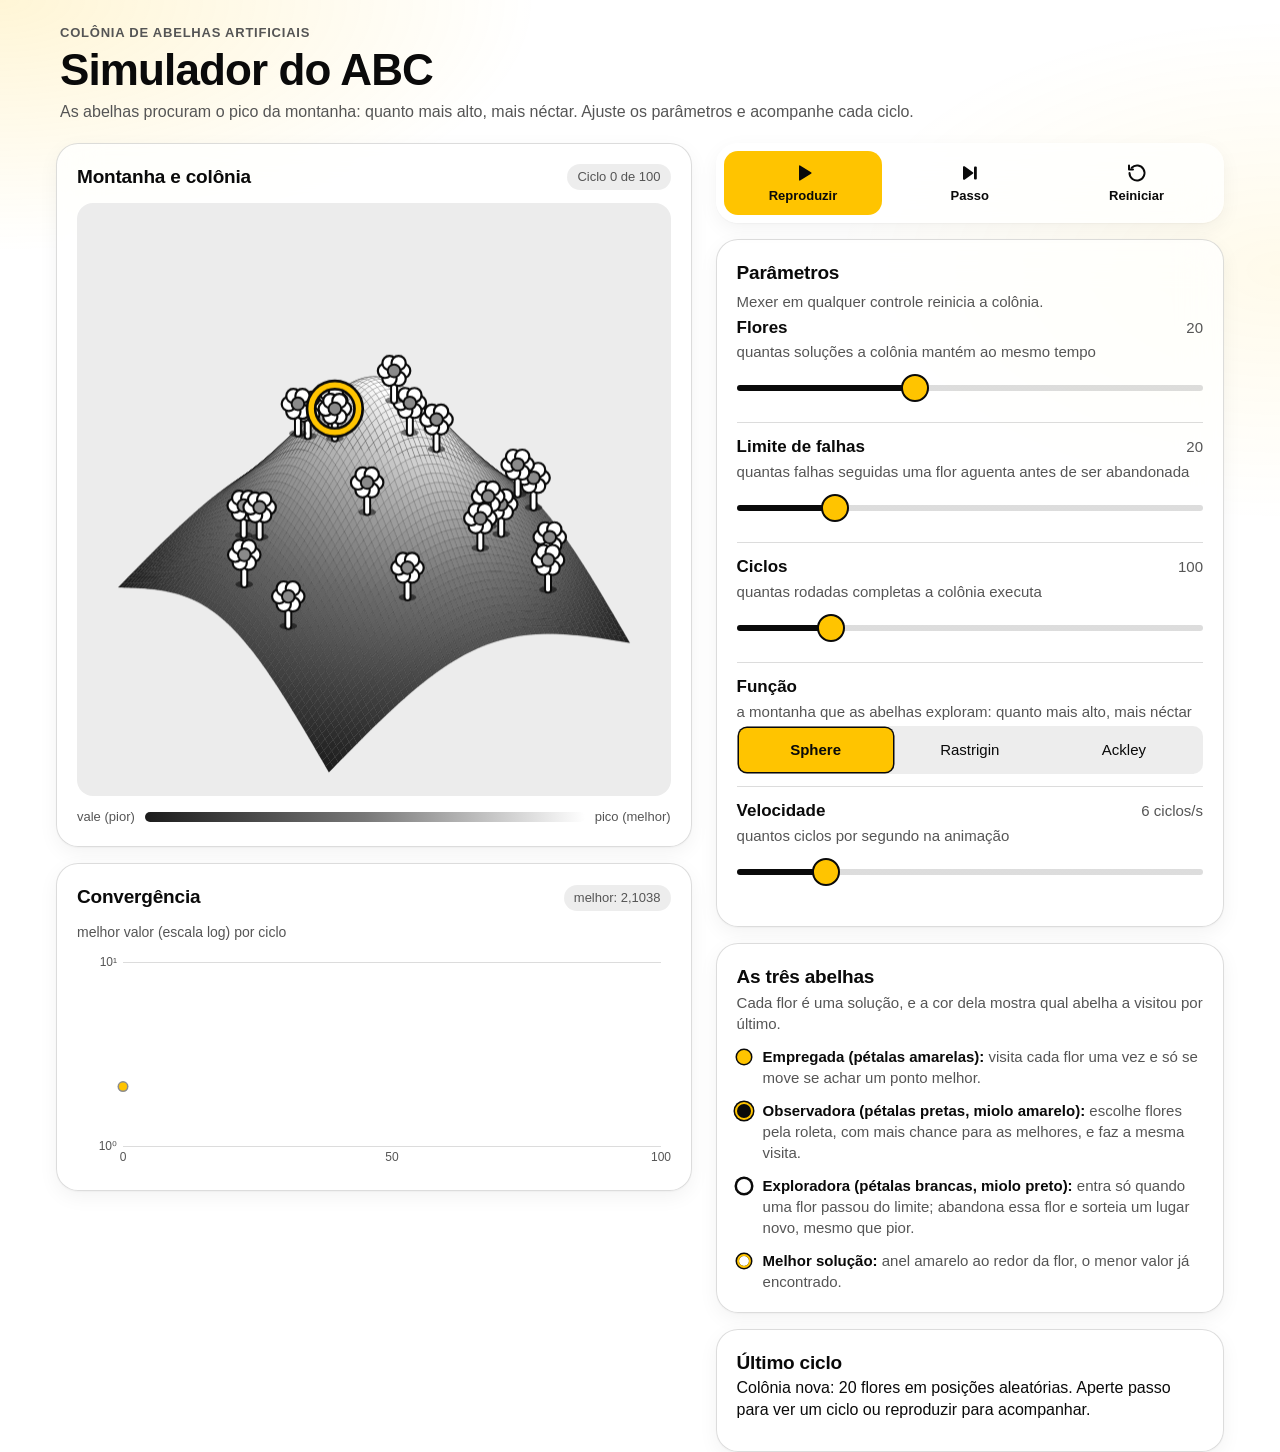
<file: seminario-abc/site/index.html>
<!doctype html>
<html lang="pt-BR">
<head>
<meta charset="utf-8">
<meta name="viewport" content="width=device-width, initial-scale=1, viewport-fit=cover">
<meta name="color-scheme" content="light dark">
<title>Simulador do ABC</title>
<style>
:root {
  --font: -apple-system, BlinkMacSystemFont, "SF Pro Text", "SF Pro Display", Inter, Arial, sans-serif;
  /* Paleta: branco, preto e amarelo (mel). Amarelo só como preenchimento; texto sempre preto/branco. */
  --yellow: #FFC400;
  --yellow-soft: #FFF3C4;
  --bg: #FFFFFF;
  --blob-a: rgba(255, 196, 0, .16);
  --blob-b: rgba(255, 196, 0, .08);
  --card: #FFFFFF;
  --glass: rgba(255, 255, 255, .80);
  --card-border: rgba(10, 10, 10, .14);
  --bar: #FFFFFF;
  --bar-glass: rgba(255, 255, 255, .82);
  --text: #0A0A0A;
  --text2: #555555;
  --sep: rgba(10, 10, 10, .14);
  --accent: #FFC400;
  --fill: #0A0A0A;
  --line: #0A0A0A;
  --track: rgba(10, 10, 10, .14);
  --seg: rgba(10, 10, 10, .07);
  --seg-thumb: #FFC400;
  --seg-thumb-fg: #0A0A0A;
  --map-bg: #ECECEC;
  --thumb-shadow: 0 0 0 1.5px #0A0A0A;
  --btn-bg: #FFC400;
  --btn-fg: #0A0A0A;
  --focus: #0A0A0A;
  --ramp: linear-gradient(to right, #1C1C1C, #787878, #FFFFFF);
  --card-shadow: 0 1px 2px rgba(0, 0, 0, .04), 0 6px 20px rgba(0, 0, 0, .05);
}
@media (prefers-color-scheme: dark) {
  :root:not([data-theme="light"]) {
    --bg: #000000;
    --blob-a: rgba(255, 196, 0, .16);
    --blob-b: rgba(255, 196, 0, .07);
    --card: #111111;
    --glass: rgba(17, 17, 17, .78);
    --card-border: rgba(255, 255, 255, .16);
    --bar: #000000;
    --bar-glass: rgba(0, 0, 0, .78);
    --text: #FFFFFF;
    --text2: #B8B8B8;
    --sep: rgba(255, 255, 255, .18);
    --fill: #FFC400;
    --line: #FFC400;
    --track: rgba(255, 255, 255, .22);
    --seg: rgba(255, 255, 255, .12);
    --map-bg: #050505;
    --focus: #FFC400;
    --ramp: linear-gradient(to right, #2C2C2C, #848484, #FFFFFF);
    --thumb-shadow: 0 0 0 1.5px #0A0A0A;
    --card-shadow: none;
  }
}
:root[data-theme="dark"] {
  --bg: #000000;
  --blob-a: rgba(255, 196, 0, .16);
  --blob-b: rgba(255, 196, 0, .07);
  --card: #111111;
  --glass: rgba(17, 17, 17, .78);
  --card-border: rgba(255, 255, 255, .16);
  --bar: #000000;
  --bar-glass: rgba(0, 0, 0, .78);
  --text: #FFFFFF;
  --text2: #B8B8B8;
  --sep: rgba(255, 255, 255, .18);
  --fill: #FFC400;
  --line: #FFC400;
  --track: rgba(255, 255, 255, .22);
  --seg: rgba(255, 255, 255, .12);
  --map-bg: #050505;
  --focus: #FFC400;
  --ramp: linear-gradient(to right, #2C2C2C, #848484, #FFFFFF);
  --thumb-shadow: 0 0 0 1.5px #0A0A0A;
  --card-shadow: none;
}

* { box-sizing: border-box; }
html { -webkit-text-size-adjust: 100%; }
body {
  margin: 0;
  min-height: 100vh;
  background: var(--bg);
  color: var(--text);
  font-family: var(--font);
  font-size: 17px;
  line-height: 1.4;
  -webkit-font-smoothing: antialiased;
  padding-bottom: calc(104px + env(safe-area-inset-bottom));
}
body::before {
  content: "";
  position: fixed;
  inset: 0;
  z-index: -1;
  pointer-events: none;
  background:
    radial-gradient(60% 40% at 0% 0%, var(--blob-a), transparent 70%),
    radial-gradient(50% 40% at 100% 30%, var(--blob-b), transparent 70%);
}

.app {
  max-width: 1200px;
  margin: 0 auto;
  padding: calc(16px + env(safe-area-inset-top)) calc(16px + env(safe-area-inset-right)) 0 calc(16px + env(safe-area-inset-left));
  min-width: 0;
}

.hero { padding: 8px 4px 4px; }
.eyebrow {
  margin: 0;
  font-size: 13px;
  font-weight: 600;
  letter-spacing: .06em;
  text-transform: uppercase;
  color: var(--text2);
}
h1 {
  margin: 4px 0 6px;
  font-size: 34px;
  line-height: 1.1;
  font-weight: 700;
  letter-spacing: -.02em;
}
.lede { margin: 0; color: var(--text2); font-size: 16px; }

.layout {
  display: grid;
  gap: 16px;
  margin-top: 16px;
  min-width: 0;
}
.col { display: grid; gap: 16px; min-width: 0; align-content: start; }

.card {
  background: var(--card);
  border-radius: 22px;
  padding: 20px;
  border: 1px solid var(--card-border);
  box-shadow: var(--card-shadow);
  min-width: 0;
}
@supports (backdrop-filter: blur(1px)) or (-webkit-backdrop-filter: blur(1px)) {
  .card {
    background: var(--glass);
    -webkit-backdrop-filter: blur(20px) saturate(180%);
    backdrop-filter: blur(20px) saturate(180%);
  }
}
.card-head {
  display: flex;
  align-items: center;
  justify-content: space-between;
  gap: 12px;
  margin-bottom: 12px;
}
h2 {
  margin: 0;
  font-size: 19px;
  font-weight: 600;
  letter-spacing: -.01em;
}
.badge {
  flex: none;
  padding: 4px 10px;
  border-radius: 999px;
  background: var(--seg);
  color: var(--text2);
  font-size: 13px;
  font-weight: 500;
  font-variant-numeric: tabular-nums;
  white-space: nowrap;
}

/* Mapa */
.map-wrap {
  position: relative;
  width: 100%;
  aspect-ratio: 1 / 1;
  border-radius: 16px;
  overflow: hidden;
  background: var(--map-bg);
}
#map { display: block; width: 100%; height: 100%; }
.scale {
  display: flex;
  align-items: center;
  gap: 10px;
  margin-top: 12px;
  font-size: 13px;
  color: var(--text2);
}
.scale-bar { flex: 1; height: 10px; border-radius: 5px; background: var(--ramp); }

/* Gráfico */
.axis-note { margin: 0 0 8px; font-size: 14px; color: var(--text2); }
.chart { display: block; width: 100%; height: 190px; }

/* Parâmetros */
.param { padding: 12px 0; border-top: .5px solid var(--sep); }
.param:first-of-type { border-top: 0; padding-top: 0; }
.param-head {
  display: flex;
  align-items: baseline;
  justify-content: space-between;
  gap: 12px;
}
.param-name { font-weight: 600; }
.param-value {
  font-variant-numeric: tabular-nums;
  color: var(--text2);
  font-size: 15px;
}
.hint { margin: 2px 0 4px; color: var(--text2); font-size: 15px; }

input[type="range"] {
  -webkit-appearance: none;
  appearance: none;
  display: block;
  width: 100%;
  height: 44px;
  margin: 0;
  padding: 0;
  background: transparent;
  cursor: pointer;
  --p: 50%;
}
input[type="range"]:focus { outline: none; }
input[type="range"]::-webkit-slider-runnable-track {
  height: 6px;
  border-radius: 3px;
  background: linear-gradient(to right, var(--fill) var(--p), var(--track) var(--p));
}
input[type="range"]::-webkit-slider-thumb {
  -webkit-appearance: none;
  appearance: none;
  width: 28px;
  height: 28px;
  margin-top: -11px;
  border: 2px solid #0A0A0A;
  border-radius: 50%;
  background: var(--yellow);
  box-shadow: none;
}
input[type="range"]::-moz-range-track {
  height: 6px;
  border-radius: 3px;
  background: var(--track);
}
input[type="range"]::-moz-range-progress {
  height: 6px;
  border-radius: 3px;
  background: var(--fill);
}
input[type="range"]::-moz-range-thumb {
  width: 28px;
  height: 28px;
  border: 2px solid #0A0A0A;
  border-radius: 50%;
  background: var(--yellow);
  box-shadow: 0 1px 4px rgba(0, 0, 0, .30), 0 0 0 .5px rgba(0, 0, 0, .04);
}
input[type="range"]:focus-visible::-webkit-slider-thumb { box-shadow: 0 0 0 4px var(--focus); }
input[type="range"]:focus-visible::-moz-range-thumb { box-shadow: 0 0 0 4px var(--focus); }

/* Segmented control */
.seg {
  position: relative;
  display: grid;
  grid-template-columns: repeat(3, 1fr);
  padding: 2px;
  border-radius: 10px;
  background: var(--seg);
  --i: 0;
}
.seg-thumb {
  position: absolute;
  top: 2px;
  bottom: 2px;
  left: 2px;
  width: calc((100% - 4px) / 3);
  border-radius: 8px;
  background: var(--seg-thumb);
  box-shadow: var(--thumb-shadow);
  transform: translateX(calc(var(--i) * 100%));
  transition: transform .3s cubic-bezier(.3, .7, .4, 1);
}
.seg input {
  position: absolute;
  width: 0;
  height: 0;
  opacity: 0;
  margin: 0;
  pointer-events: none;
}
.seg label {
  position: relative;
  z-index: 1;
  display: flex;
  align-items: center;
  justify-content: center;
  min-height: 44px;
  padding: 6px 4px;
  border-radius: 8px;
  font-size: 15px;
  font-weight: 500;
  text-align: center;
  cursor: pointer;
  user-select: none;
}
.seg input:checked + label { font-weight: 700; color: var(--seg-thumb-fg); }
.seg input:focus-visible + label { box-shadow: 0 0 0 3px var(--focus); }

/* Legenda */
.legend { list-style: none; margin: 0; padding: 0; display: grid; gap: 12px; }
.legend li { display: grid; grid-template-columns: 14px 1fr; gap: 12px; align-items: start; }
.legend p { margin: 0; font-size: 15px; color: var(--text2); }
.legend strong { color: var(--text); font-weight: 600; }
.dot {
  width: 14px;
  height: 14px;
  margin-top: 4px;
  border-radius: 50%;
  box-shadow: 0 0 0 1px rgba(0, 0, 0, .35);
}
.dot.emp { background: var(--yellow); box-shadow: 0 0 0 1.5px #0A0A0A; }
.dot.onl { background: #0A0A0A; box-shadow: 0 0 0 2px var(--yellow), 0 0 0 3.5px #0A0A0A; }
.dot.sc { background: #FFFFFF; box-shadow: 0 0 0 2.5px #0A0A0A; }
.dot.best { background: transparent; box-shadow: 0 0 0 2px var(--yellow), 0 0 0 3.5px #0A0A0A; width: 10px; height: 10px; margin: 6px 2px 0; }

/* Narração */
.narr { margin: 0; font-size: 16px; min-height: 3.4em; }

/* Barra de controles */
.toolbar {
  position: fixed;
  left: 0;
  right: 0;
  bottom: 0;
  z-index: 10;
  display: grid;
  grid-template-columns: repeat(3, 1fr);
  gap: 8px;
  padding: 8px calc(16px + env(safe-area-inset-right)) calc(8px + env(safe-area-inset-bottom)) calc(16px + env(safe-area-inset-left));
  background: var(--bar);
  border-top: .5px solid var(--sep);
}
@supports (backdrop-filter: blur(1px)) or (-webkit-backdrop-filter: blur(1px)) {
  .toolbar {
    background: var(--bar-glass);
    -webkit-backdrop-filter: blur(20px) saturate(180%);
    backdrop-filter: blur(20px) saturate(180%);
  }
}
.tbtn {
  appearance: none;
  -webkit-appearance: none;
  border: 0;
  margin: 0;
  min-height: 56px;
  padding: 6px 4px;
  display: flex;
  flex-direction: column;
  align-items: center;
  justify-content: center;
  gap: 2px;
  border-radius: 14px;
  background: transparent;
  color: var(--text);
  font: inherit;
  font-size: 13px;
  font-weight: 600;
  cursor: pointer;
  -webkit-tap-highlight-color: transparent;
}
.tbtn svg { width: 24px; height: 24px; flex: none; }
.tbtn.primary { background: var(--btn-bg); color: var(--btn-fg); }
.tbtn:disabled { opacity: .4; cursor: default; }
.tbtn:active:not(:disabled) { transform: scale(.97); }
.tbtn:focus-visible { outline: none; box-shadow: 0 0 0 3px var(--focus); }
#btn-play .i-pause { display: none; }
#btn-play.is-playing .i-pause { display: block; }
#btn-play.is-playing .i-play { display: none; }

button:focus-visible, input:focus-visible { outline: none; }

/* Telas largas: duas colunas */
@media (min-width: 1100px) {
  body { padding-bottom: 0; }
  h1 { font-size: 44px; }
  .layout {
    grid-template-columns: minmax(0, 1.25fr) minmax(340px, 1fr);
    align-items: start;
    gap: 24px;
  }
  .toolbar {
    position: static;
    padding: 8px;
    border: 0;
    border-radius: 22px;
    box-shadow: var(--card-shadow);
    background: var(--card);
  }
  @supports (backdrop-filter: blur(1px)) or (-webkit-backdrop-filter: blur(1px)) {
    .toolbar { background: var(--glass); }
  }
  .tbtn { min-height: 64px; }
  .chart { height: 220px; }
}

@media (prefers-reduced-motion: reduce) {
  *, *::before, *::after {
    transition: none !important;
    animation: none !important;
    scroll-behavior: auto !important;
  }
  .tbtn:active:not(:disabled) { transform: none; }
}
</style>
</head>
<body>
<div class="app">
  <header class="hero">
    <p class="eyebrow">Colônia de abelhas artificiais</p>
    <h1>Simulador do ABC</h1>
    <p class="lede">As abelhas procuram o pico da montanha: quanto mais alto, mais néctar. Ajuste os parâmetros e acompanhe cada ciclo.</p>
  </header>

  <div class="layout">
    <div class="col col-main">
      <section class="card" aria-labelledby="h-map">
        <div class="card-head">
          <h2 id="h-map">Montanha e colônia</h2>
          <span class="badge" id="badge">Ciclo 0 de 100</span>
        </div>
        <div class="map-wrap">
          <canvas id="map" role="img" aria-label="Montanha da função com as flores e a melhor solução"></canvas>
        </div>
        <div class="scale" aria-hidden="true">
          <span>vale (pior)</span>
          <div class="scale-bar"></div>
          <span>pico (melhor)</span>
        </div>
      </section>

      <section class="card" aria-labelledby="h-chart">
        <div class="card-head">
          <h2 id="h-chart">Convergência</h2>
          <span class="badge" id="best-badge">melhor: 0</span>
        </div>
        <p class="axis-note">melhor valor (escala log) por ciclo</p>
        <canvas id="chart" class="chart" role="img" aria-label="Gráfico do melhor valor por ciclo, em escala logarítmica"></canvas>
      </section>
    </div>

    <div class="col col-side">
      <nav class="toolbar" aria-label="Controles da simulação">
        <button type="button" class="tbtn primary" id="btn-play" aria-label="Reproduzir">
          <svg class="i-play" viewBox="0 0 24 24" aria-hidden="true" focusable="false"><path fill="currentColor" d="M8 5.5v13a1 1 0 0 0 1.5.86l10.5-6.5a1 1 0 0 0 0-1.72L9.5 4.64A1 1 0 0 0 8 5.5z"/></svg>
          <svg class="i-pause" viewBox="0 0 24 24" aria-hidden="true" focusable="false"><rect fill="currentColor" x="6" y="5" width="4.5" height="14" rx="1.2"/><rect fill="currentColor" x="13.5" y="5" width="4.5" height="14" rx="1.2"/></svg>
          <span class="label">Reproduzir</span>
        </button>
        <button type="button" class="tbtn" id="btn-step" aria-label="Passo: avançar um ciclo">
          <svg viewBox="0 0 24 24" aria-hidden="true" focusable="false"><path fill="currentColor" d="M5 6.2v11.6a1 1 0 0 0 1.55.84l8.3-5.8a1 1 0 0 0 0-1.68l-8.3-5.8A1 1 0 0 0 5 6.2z"/><rect fill="currentColor" x="16" y="5.5" width="2.8" height="13" rx="1"/></svg>
          <span>Passo</span>
        </button>
        <button type="button" class="tbtn" id="btn-reset" aria-label="Reiniciar com novas posições">
          <svg viewBox="0 0 24 24" aria-hidden="true" focusable="false"><path fill="none" stroke="currentColor" stroke-width="2" stroke-linecap="round" d="M4.5 12a7.5 7.5 0 1 0 2.2-5.3"/><path fill="none" stroke="currentColor" stroke-width="2" stroke-linecap="round" stroke-linejoin="round" d="M4 4.5v4h4"/></svg>
          <span>Reiniciar</span>
        </button>
      </nav>

      <section class="card" aria-labelledby="h-params">
        <h2 id="h-params">Parâmetros</h2>
        <p class="hint" style="margin-top:4px">Mexer em qualquer controle reinicia a colônia.</p>

        <div class="param">
          <div class="param-head">
            <label class="param-name" for="sl-sn">Flores</label>
            <output class="param-value" id="out-sn" for="sl-sn">20</output>
          </div>
          <p class="hint" id="hint-sn">quantas soluções a colônia mantém ao mesmo tempo</p>
          <input autocomplete="off" type="range" id="sl-sn" min="2" max="50" step="1" value="20" aria-describedby="hint-sn">
        </div>

        <div class="param">
          <div class="param-head">
            <label class="param-name" for="sl-limit">Limite de falhas</label>
            <output class="param-value" id="out-limit" for="sl-limit">20</output>
          </div>
          <p class="hint" id="hint-limit">quantas falhas seguidas uma flor aguenta antes de ser abandonada</p>
          <input autocomplete="off" type="range" id="sl-limit" min="1" max="100" step="1" value="20" aria-describedby="hint-limit">
        </div>

        <div class="param">
          <div class="param-head">
            <label class="param-name" for="sl-cycles">Ciclos</label>
            <output class="param-value" id="out-maxCycles" for="sl-cycles">100</output>
          </div>
          <p class="hint" id="hint-cycles">quantas rodadas completas a colônia executa</p>
          <input autocomplete="off" type="range" id="sl-cycles" min="10" max="500" step="1" value="100" aria-describedby="hint-cycles">
        </div>

        <div class="param">
          <div class="param-head">
            <span class="param-name" id="lbl-fn">Função</span>
          </div>
          <p class="hint" id="hint-fn">a montanha que as abelhas exploram: quanto mais alto, mais néctar</p>
          <div class="seg" id="seg" role="radiogroup" aria-labelledby="lbl-fn" aria-describedby="hint-fn">
            <span class="seg-thumb" aria-hidden="true"></span>
            <input autocomplete="off" type="radio" name="fn" id="fn-sphere" value="sphere" checked>
            <label for="fn-sphere">Sphere</label>
            <input autocomplete="off" type="radio" name="fn" id="fn-rastrigin" value="rastrigin">
            <label for="fn-rastrigin">Rastrigin</label>
            <input autocomplete="off" type="radio" name="fn" id="fn-ackley" value="ackley">
            <label for="fn-ackley">Ackley</label>
          </div>
        </div>

        <div class="param">
          <div class="param-head">
            <label class="param-name" for="sl-speed">Velocidade</label>
            <output class="param-value" id="out-speed" for="sl-speed">6 ciclos/s</output>
          </div>
          <p class="hint" id="hint-speed">quantos ciclos por segundo na animação</p>
          <input autocomplete="off" type="range" id="sl-speed" min="1" max="30" step="1" value="6" aria-describedby="hint-speed">
        </div>
      </section>

      <section class="card" aria-labelledby="h-legend">
        <h2 id="h-legend">As três abelhas</h2>
        <p class="hint">Cada flor é uma solução, e a cor dela mostra qual abelha a visitou por último.</p>
        <ul class="legend" style="margin-top:12px">
          <li><span class="dot emp" aria-hidden="true"></span><p><strong>Empregada (pétalas amarelas):</strong> visita cada flor uma vez e só se move se achar um ponto melhor.</p></li>
          <li><span class="dot onl" aria-hidden="true"></span><p><strong>Observadora (pétalas pretas, miolo amarelo):</strong> escolhe flores pela roleta, com mais chance para as melhores, e faz a mesma visita.</p></li>
          <li><span class="dot sc" aria-hidden="true"></span><p><strong>Exploradora (pétalas brancas, miolo preto):</strong> entra só quando uma flor passou do limite; abandona essa flor e sorteia um lugar novo, mesmo que pior.</p></li>
          <li><span class="dot best" aria-hidden="true"></span><p><strong>Melhor solução:</strong> anel amarelo ao redor da flor, o menor valor já encontrado.</p></li>
        </ul>
      </section>

      <section class="card" aria-labelledby="h-narr">
        <h2 id="h-narr">Último ciclo</h2>
        <p class="narr" id="narr" aria-live="polite"></p>
      </section>
    </div>
  </div>
</div>

<script id="abc-core">
// Núcleo do ABC: funções puras, sem DOM. Minimização em [-5, 5]^2.
const LO = -5;
const HI = 5;

function clampCoord(v) {
  return v < LO ? LO : (v > HI ? HI : v);
}

const FUNCTIONS = {
  sphere: {
    name: 'Sphere',
    f: (p) => p[0] * p[0] + p[1] * p[1]
  },
  rastrigin: {
    name: 'Rastrigin',
    f: (p) => 20 + (p[0] * p[0] - 10 * Math.cos(2 * Math.PI * p[0])) + (p[1] * p[1] - 10 * Math.cos(2 * Math.PI * p[1]))
  },
  ackley: {
    name: 'Ackley',
    f: (p) => {
      const s1 = (p[0] * p[0] + p[1] * p[1]) / 2;
      const s2 = (Math.cos(2 * Math.PI * p[0]) + Math.cos(2 * Math.PI * p[1])) / 2;
      return -20 * Math.exp(-0.2 * Math.sqrt(s1)) - Math.exp(s2) + Math.E + 20;
    }
  }
};

// Sem semente: Math.random. Com semente: mulberry32 (só para testes).
function createRng(seed) {
  if (seed === undefined || seed === null) return Math.random;
  let a = seed >>> 0;
  return function () {
    a = (a + 0x6D2B79F5) >>> 0;
    let t = a;
    t = Math.imul(t ^ (t >>> 15), t | 1);
    t ^= t + Math.imul(t ^ (t >>> 7), t | 61);
    return ((t ^ (t >>> 14)) >>> 0) / 4294967296;
  };
}

function randomPoint(rng) {
  return [LO + rng() * (HI - LO), LO + rng() * (HI - LO)];
}

function evaluate(colony, p) {
  return FUNCTIONS[colony.fn].f(p);
}

// Qualidade (fit) para minimização. Se f < 0 (erro numérico do Ackley perto de 0), usa 1 - f.
function quality(f) {
  return f >= 0 ? 1 / (1 + f) : 1 - f;
}

function makeColony(opts, rng) {
  const fn = FUNCTIONS[opts.fn] ? opts.fn : 'sphere';
  const sn = Math.max(2, Math.floor(opts.sn));
  const colony = {
    fn: fn,
    sn: sn,
    maxCycles: opts.maxCycles,
    cycle: 0,
    flowers: [],
    values: [],
    fails: [],
    roles: [],
    best: null,
    history: []
  };
  for (let i = 0; i < sn; i++) {
    const p = randomPoint(rng);
    colony.flowers.push(p);
    colony.values.push(evaluate(colony, p));
    colony.fails.push(0);
    colony.roles.push(null);
  }
  let bi = 0;
  for (let i = 1; i < sn; i++) if (colony.values[i] < colony.values[bi]) bi = i;
  colony.best = { point: colony.flowers[bi].slice(), value: colony.values[bi] };
  colony.history.push(colony.best.value);
  return colony;
}

// VISITA(i): vizinha k != i, passo phi em [-1, 1], uma dimensão j (padrão ABC original).
// Compara SEMPRE com a própria flor i.
function visit(colony, i, rng, role) {
  const sn = colony.sn;
  let k = Math.floor(rng() * (sn - 1));
  if (k >= i) k++;
  const phi = rng() * 2 - 1;
  const j = rng() < 0.5 ? 0 : 1;
  const xi = colony.flowers[i];
  const xk = colony.flowers[k];
  const cand = [xi[0], xi[1]];
  cand[j] = clampCoord(xi[j] + phi * (xi[j] - xk[j]));
  const fNew = evaluate(colony, cand);
  colony.roles[i] = role;
  if (fNew < colony.values[i]) {
    colony.flowers[i] = cand;
    colony.values[i] = fNew;
    colony.fails[i] = 0;
    return true;
  }
  colony.fails[i] += 1;
  return false;
}

function isDone(colony) {
  return colony.cycle >= colony.maxCycles;
}

// Um ciclo completo: empregadas, roleta, observadoras, melhor global, exploradora.
function runCycle(colony, params, rng) {
  const sn = colony.sn;
  const limit = params.limit;

  let improvedEmployed = 0;
  for (let i = 0; i < sn; i++) {
    if (visit(colony, i, rng, 'employed')) improvedEmployed++;
  }

  const q = colony.values.map(quality);
  let total = 0;
  for (let i = 0; i < sn; i++) total += q[i];
  const cum = [];
  let acc = 0;
  for (let i = 0; i < sn; i++) {
    acc += q[i] / total;
    cum.push(acc);
  }

  let improvedOnlooker = 0;
  for (let s = 0; s < sn; s++) {
    const r = rng();
    let idx = sn - 1;
    for (let j = 0; j < sn; j++) {
      if (r < cum[j]) { idx = j; break; }
    }
    if (visit(colony, idx, rng, 'onlooker')) improvedOnlooker++;
  }

  let bi = 0;
  for (let i = 1; i < sn; i++) if (colony.values[i] < colony.values[bi]) bi = i;
  if (colony.values[bi] < colony.best.value) {
    colony.best = { point: colony.flowers[bi].slice(), value: colony.values[bi] };
  }

  let w = 0;
  for (let i = 1; i < sn; i++) if (colony.fails[i] > colony.fails[w]) w = i;
  let scoutHappened = false;
  let scoutIndex = -1;
  if (colony.fails[w] > limit) {
    const p = randomPoint(rng);
    colony.flowers[w] = p;
    colony.values[w] = evaluate(colony, p);
    colony.fails[w] = 0;
    colony.roles[w] = 'scout';
    scoutHappened = true;
    scoutIndex = w;
  }

  colony.cycle += 1;
  colony.history.push(colony.best.value);

  return {
    cycle: colony.cycle,
    improvedEmployed: improvedEmployed,
    improvedOnlooker: improvedOnlooker,
    scoutHappened: scoutHappened,
    scoutIndex: scoutIndex,
    bestValue: colony.best.value,
    bestPoint: colony.best.point.slice()
  };
}

if (typeof module !== 'undefined') {
  module.exports = {
    LO: LO, HI: HI, clampCoord: clampCoord, FUNCTIONS: FUNCTIONS, createRng: createRng,
    quality: quality, makeColony: makeColony, visit: visit, runCycle: runCycle, isDone: isDone
  };
}
</script>

<script>
(function () {
  'use strict';

  const $ = (id) => document.getElementById(id);
  const mqDark = window.matchMedia('(prefers-color-scheme: dark)');
  const mqReduce = window.matchMedia('(prefers-reduced-motion: reduce)');
  const FONT = '-apple-system, BlinkMacSystemFont, "SF Pro Text", Inter, Arial, sans-serif';
  const RAMP = {
    light: [[28, 28, 28], [120, 120, 120], [255, 255, 255]],
    dark: [[44, 44, 44], [132, 132, 132], [255, 255, 255]]
  };
  const SUP = { '-': '⁻', '0': '⁰', '1': '¹', '2': '²', '3': '³', '4': '⁴', '5': '⁵', '6': '⁶', '7': '⁷', '8': '⁸', '9': '⁹' };

  const mapC = $('map');
  const chartC = $('chart');
  const mctx = mapC.getContext('2d');
  const cctx = chartC.getContext('2d');
  const playBtn = $('btn-play');
  const stepBtn = $('btn-step');
  const badge = $('badge');
  const bestBadge = $('best-badge');
  const narr = $('narr');
  const rng = createRng();

  const params = { fn: 'sphere', sn: 20, limit: 20, maxCycles: 100, speed: 6 };
  let colony = null;
  let disp = [];
  let playing = false;
  let acc = 0;
  let lastT = 0;
  let dpr = window.devicePixelRatio || 1;

  function fmtNum(v) {
    if (v === 0) return '0';
    if (Math.abs(v) < 1e-3) return v.toExponential(2).replace('.', ',');
    return v.toLocaleString('pt-BR', { minimumFractionDigits: 4, maximumFractionDigits: 4 });
  }

  function cssVar(name) {
    return getComputedStyle(document.documentElement).getPropertyValue(name).trim();
  }

  function sup10(k) {
    return '10' + String(k).split('').map((c) => SUP[c]).join('');
  }

  function narrate(text) {
    narr.textContent = text;
  }

  function describe(rep) {
    const n = colony.sn;
    const emp = `${rep.improvedEmployed} de ${n} empregadas melhoraram`;
    const onl = rep.improvedOnlooker === 1
      ? '1 observadora melhorou'
      : `${rep.improvedOnlooker} observadoras melhoraram`;
    let txt = `Ciclo ${rep.cycle}: ${emp}; ${onl}; `;
    txt += rep.scoutHappened ? '' : 'sem exploradora; ';
    txt += `melhor valor ${fmtNum(rep.bestValue)}.`;
    if (rep.scoutHappened) {
      txt += ` A exploradora abandonou a flor ${rep.scoutIndex + 1} e sorteou um lugar novo.`;
    }
    if (isDone(colony)) {
      txt += ` Concluído após ${colony.maxCycles} ciclos.`;
    }
    return txt;
  }

  function updateUI() {
    const done = isDone(colony);
    playBtn.classList.toggle('is-playing', playing);
    const label = playing ? 'Pausar' : 'Reproduzir';
    playBtn.setAttribute('aria-label', label);
    playBtn.querySelector('.label').textContent = label;
    stepBtn.disabled = done;
    badge.textContent = done ? 'Concluído' : `Ciclo ${colony.cycle} de ${params.maxCycles}`;
    bestBadge.textContent = `melhor: ${fmtNum(colony.best.value)}`;
    mapC.setAttribute('aria-label',
      `Montanha da função ${FUNCTIONS[colony.fn].name} com as abelhas. Ciclo ${colony.cycle}, melhor valor ${fmtNum(colony.best.value)}.`);
  }

  function restart() {
    colony = makeColony({ fn: params.fn, sn: params.sn, maxCycles: params.maxCycles }, rng);
    disp = colony.flowers.map((p) => p.slice());
    acc = 0;
    narrate(`Colônia nova: ${colony.sn} flores em posições aleatórias. Aperte passo para ver um ciclo ou reproduzir para acompanhar.`);
    updateUI();
  }

  function advance() {
    if (!colony || isDone(colony)) return false;
    const rep = runCycle(colony, { limit: params.limit }, rng);
    if (isDone(colony)) playing = false;
    narrate(describe(rep));
    updateUI();
    return true;
  }

  // Cores e mapa de calor
  function rampColor(stops, t) {
    const n = stops.length - 1;
    const x = Math.min(1, Math.max(0, t)) * n;
    const i = Math.min(n - 1, Math.floor(x));
    const u = x - i;
    const a = stops[i];
    const b = stops[i + 1];
    return [a[0] + (b[0] - a[0]) * u, a[1] + (b[1] - a[1]) * u, a[2] + (b[2] - a[2]) * u];
  }

  // Montanha: a altura é o néctar (pico = menor valor da função = melhor). Projeção oblíqua fixa.
  const AZ = 35 * Math.PI / 180;
  const EL = 38 * Math.PI / 180;
  const HZ = 8; // altura máxima, em unidades do domínio
  const nectarCache = {};
  const terrainCache = {};

  function nectarRange(fn) {
    if (nectarCache[fn]) return nectarCache[fn];
    const N = 60;
    let mn = Infinity;
    let mx = -Infinity;
    for (let j = 0; j <= N; j++) {
      for (let i = 0; i <= N; i++) {
        const v = FUNCTIONS[fn].f([LO + i / N * (HI - LO), LO + j / N * (HI - LO)]);
        if (v < mn) mn = v;
        if (v > mx) mx = v;
      }
    }
    return (nectarCache[fn] = { mn: mn, range: (mx - mn) || 1 });
  }

  // Altura 0..1 (1 = pico). Escala logarítmica para o vale não ficar achatado.
  function heightAt(fn, x, y) {
    const r = nectarRange(fn);
    const v = Math.max(r.mn, FUNCTIONS[fn].f([x, y]));
    const t = Math.log(1 + 9 * (v - r.mn) / r.range) / Math.LN10;
    return 1 - Math.min(1, Math.max(0, t));
  }

  // Projeção: devolve [x, y] em pixels e a profundidade (maior = mais longe).
  function makeProjector(S) {
    const cA = Math.cos(AZ), sA = Math.sin(AZ), sE = Math.sin(EL), cE = Math.cos(EL);
    const half = Math.max(Math.abs(LO), Math.abs(HI));
    const reach = half * (cA + sA);
    const upMin = -reach * sE;
    const upMax = reach * sE + HZ * cE;
    const m = S * 0.04;
    const k = Math.min((S - 2 * m) / (2 * reach), (S - 2 * m) / (upMax - upMin));
    const ox = S / 2;
    const oy = (S - k * (upMax - upMin)) / 2 + k * upMax;
    return function (x, y, z) {
      const u = x * cA - y * sA;
      const d = x * sA + y * cA;
      return [ox + u * k, oy - (d * sE + z * HZ * cE) * k, d];
    };
  }

  function terrain(fn, S) {
    const dark = mqDark.matches;
    const key = [fn, S, dpr, dark].join(':');
    if (terrainCache[key]) return terrainCache[key];
    const off = document.createElement('canvas');
    off.width = Math.round(S * dpr);
    off.height = Math.round(S * dpr);
    const c = off.getContext('2d');
    c.setTransform(dpr, 0, 0, dpr, 0, 0);
    const proj = makeProjector(S);
    const N = 64;
    const stops = dark ? RAMP.dark : RAMP.light;
    const H = [];
    for (let j = 0; j <= N; j++) {
      H.push([]);
      for (let i = 0; i <= N; i++) H[j].push(heightAt(fn, LO + i / N * (HI - LO), LO + j / N * (HI - LO)));
    }
    const P = (i, j) => proj(LO + i / N * (HI - LO), LO + j / N * (HI - LO), H[j][i]);
    const quads = [];
    for (let j = 0; j < N; j++) {
      for (let i = 0; i < N; i++) {
        const p = [P(i, j), P(i + 1, j), P(i + 1, j + 1), P(i, j + 1)];
        const h = (H[j][i] + H[j][i + 1] + H[j + 1][i + 1] + H[j + 1][i]) / 4;
        // luz vinda da esquerda: inclinação voltada para a esquerda fica mais clara
        const slope = (H[j][i] + H[j + 1][i] - H[j][i + 1] - H[j + 1][i + 1]) / 2;
        quads.push({ p: p, h: h, shade: 1 + Math.max(-0.35, Math.min(0.35, slope * 6)), d: (p[0][2] + p[1][2] + p[2][2] + p[3][2]) / 4 });
      }
    }
    quads.sort((a, b) => b.d - a.d);
    c.lineJoin = 'round';
    c.lineWidth = 0.6;
    c.strokeStyle = dark ? 'rgba(255, 255, 255, .16)' : 'rgba(0, 0, 0, .28)';
    for (const q of quads) {
      const col = rampColor(stops, Math.pow(q.h, 0.9));
      const r = Math.min(255, col[0] * q.shade);
      const g = Math.min(255, col[1] * q.shade);
      const b = Math.min(255, col[2] * q.shade);
      c.fillStyle = `rgb(${r | 0}, ${g | 0}, ${b | 0})`;
      c.beginPath();
      c.moveTo(q.p[0][0], q.p[0][1]);
      c.lineTo(q.p[1][0], q.p[1][1]);
      c.lineTo(q.p[2][0], q.p[2][1]);
      c.lineTo(q.p[3][0], q.p[3][1]);
      c.closePath();
      c.fill();
      c.stroke();
    }
    return (terrainCache[key] = off);
  }

  function dot(ctx, x, y, r, fill) {
    ctx.beginPath();
    ctx.arc(x, y, r + 1.5, 0, Math.PI * 2);
    ctx.fillStyle = 'rgba(0, 0, 0, .45)';
    ctx.fill();
    ctx.beginPath();
    ctx.arc(x, y, r, 0, Math.PI * 2);
    ctx.fillStyle = fill;
    ctx.fill();
  }

  function drawMap() {
    const S = mapC.clientWidth;
    if (!S || !colony) return;
    const ctx = mctx;
    ctx.setTransform(dpr, 0, 0, dpr, 0, 0);
    ctx.clearRect(0, 0, S, S);
    ctx.drawImage(terrain(colony.fn, S), 0, 0, S, S);
    const proj = makeProjector(S);
    const Y = cssVar('--yellow') || '#FFC400';
    const u = Math.max(0.9, S / 300);
    const place = (x, y) => proj(x, y, heightAt(colony.fn, x, y));
    const list = [];
    for (let i = 0; i < colony.sn; i++) {
      const pt = place(disp[i][0], disp[i][1]);
      list.push({ x: pt[0], y: pt[1], d: pt[2], role: colony.roles[i] });
    }
    list.sort((a, b) => b.d - a.d); // as mais distantes primeiro
    const bp = place(colony.best.point[0], colony.best.point[1]);
    for (const f of list) flower(ctx, f.x, f.y, f.role, Y, u);
    // melhor solução: anel amarelo em volta da cabeça da flor mais alta
    ctx.beginPath();
    ctx.arc(bp[0], bp[1] - 15 * u, 12 * u, 0, Math.PI * 2);
    ctx.lineWidth = 5.5 * u;
    ctx.strokeStyle = '#0A0A0A';
    ctx.stroke();
    ctx.lineWidth = 2.8 * u;
    ctx.strokeStyle = Y;
    ctx.stroke();
  }

  // Flor plantada na montanha. A cor mostra a última abelha que a visitou:
  // empregada = pétalas amarelas; observadora = pétalas pretas e miolo amarelo;
  // exploradora = pétalas brancas e miolo preto.
  function flower(ctx, x, y, role, Y, u) {
    const head = y - 15 * u;
    let petal = '#FFFFFF';
    let core = '#8A8A8A';
    let edge = '#0A0A0A';
    if (role === 'employed') { petal = Y; core = '#0A0A0A'; }
    else if (role === 'onlooker') { petal = '#0A0A0A'; core = Y; edge = Y; }
    else if (role === 'scout') { petal = '#FFFFFF'; core = '#0A0A0A'; }
    ctx.beginPath();
    ctx.ellipse(x, y, 4.5 * u, 1.8 * u, 0, 0, Math.PI * 2);
    ctx.fillStyle = 'rgba(0, 0, 0, .5)';
    ctx.fill();
    ctx.lineCap = 'round';
    ctx.beginPath();
    ctx.moveTo(x, y);
    ctx.lineTo(x, head);
    ctx.lineWidth = 4 * u;
    ctx.strokeStyle = '#0A0A0A';
    ctx.stroke();
    ctx.lineWidth = 2 * u;
    ctx.strokeStyle = '#FFFFFF';
    ctx.stroke();
    for (let k = 0; k < 6; k++) {
      const a = k * Math.PI / 3;
      ctx.beginPath();
      ctx.arc(x + Math.cos(a) * 4.6 * u, head + Math.sin(a) * 4.6 * u, 3.6 * u, 0, Math.PI * 2);
      ctx.fillStyle = petal;
      ctx.fill();
      ctx.lineWidth = 1.1 * u;
      ctx.strokeStyle = edge;
      ctx.stroke();
    }
    ctx.beginPath();
    ctx.arc(x, head, 3.2 * u, 0, Math.PI * 2);
    ctx.fillStyle = core;
    ctx.fill();
    ctx.lineWidth = 1 * u;
    ctx.strokeStyle = role === 'onlooker' ? '#0A0A0A' : edge;
    ctx.stroke();
  }

  function drawChart() {
    const W = chartC.clientWidth;
    const H = chartC.clientHeight;
    if (!W || !H || !colony) return;
    const ctx = cctx;
    ctx.setTransform(dpr, 0, 0, dpr, 0, 0);
    ctx.clearRect(0, 0, W, H);
    const L = 46;
    const R = 10;
    const T = 12;
    const B = 24;
    const hist = colony.history;
    const ys = hist.map((v) => Math.log10(v + 1e-12));
    let lo = Math.floor(Math.min.apply(null, ys));
    let hi = Math.ceil(Math.max.apply(null, ys));
    if (hi === lo) hi = lo + 1;
    const plotW = W - L - R;
    const plotH = H - T - B;
    const yPx = (v) => T + (hi - v) / (hi - lo) * plotH;
    const xPx = (c) => L + c / colony.maxCycles * plotW;
    const grid = cssVar('--sep');
    const text2 = cssVar('--text2');
    const accent = cssVar('--yellow') || '#FFC400';
    const lineC = cssVar('--line');

    ctx.font = `12px ${FONT}`;
    ctx.lineWidth = 1;
    ctx.strokeStyle = grid;
    ctx.fillStyle = text2;
    ctx.textAlign = 'right';
    ctx.textBaseline = 'middle';
    const step = Math.max(1, Math.ceil((hi - lo) / 4));
    for (let k = Math.ceil(lo / step) * step; k <= hi; k += step) {
      const y = Math.round(yPx(k)) + 0.5;
      ctx.beginPath();
      ctx.moveTo(L, y);
      ctx.lineTo(W - R, y);
      ctx.stroke();
      ctx.fillText(sup10(k), L - 6, y);
    }
    ctx.textAlign = 'center';
    ctx.textBaseline = 'top';
    [0, Math.round(colony.maxCycles / 2), colony.maxCycles].forEach((c) => {
      ctx.fillText(String(c), xPx(c), H - B + 6);
    });

    ctx.beginPath();
    hist.forEach((v, c) => {
      const x = xPx(c);
      const y = yPx(ys[c]);
      if (c === 0) ctx.moveTo(x, y); else ctx.lineTo(x, y);
    });
    ctx.strokeStyle = lineC;
    ctx.lineWidth = 2.5;
    ctx.lineJoin = 'round';
    ctx.stroke();
    const last = hist.length - 1;
    dot(ctx, xPx(last), yPx(ys[last]), 4, accent);
  }

  // Animação: posições exibidas se aproximam das reais (instantâneo com reduced-motion)
  function animate() {
    if (!colony) return;
    const k = mqReduce.matches ? 1 : 0.22;
    for (let i = 0; i < colony.sn; i++) {
      const tgt = colony.flowers[i];
      const d = disp[i];
      d[0] += (tgt[0] - d[0]) * k;
      d[1] += (tgt[1] - d[1]) * k;
    }
  }

  function frame(t) {
    const dt = lastT ? Math.min((t - lastT) / 1000, 0.25) : 0;
    lastT = t;
    if (playing && colony && !isDone(colony)) {
      acc += dt * params.speed;
      let guard = 0;
      while (acc >= 1 && playing && guard < 60) {
        advance();
        acc -= 1;
        guard++;
      }
      if (acc > 1) acc = 1;
      if (!playing) acc = 0;
    }
    animate();
    drawMap();
    drawChart();
    requestAnimationFrame(frame);
  }

  function fit(c) {
    dpr = window.devicePixelRatio || 1;
    const w = c.clientWidth;
    const h = c.clientHeight;
    if (!w || !h) return;
    const W = Math.round(w * dpr);
    const H = Math.round(h * dpr);
    if (c.width !== W || c.height !== H) {
      c.width = W;
      c.height = H;
    }
  }
  function fitAll() {
    fit(mapC);
    fit(chartC);
  }

  // Controles
  playBtn.addEventListener('click', () => {
    if (!colony) return;
    if (playing) {
      playing = false;
    } else {
      if (isDone(colony)) restart();
      playing = true;
    }
    acc = 0;
    updateUI();
  });

  stepBtn.addEventListener('click', () => {
    playing = false;
    acc = 0;
    advance();
    updateUI();
  });

  $('btn-reset').addEventListener('click', () => {
    playing = false;
    restart();
  });

  function bindRange(id, outId, key, fmt) {
    const el = $(id);
    const out = $(outId);
    const sync = () => {
      const v = Number(el.value);
      params[key] = v;
      out.textContent = fmt(v);
      el.style.setProperty('--p', ((v - el.min) / (el.max - el.min) * 100) + '%');
    };
    el.addEventListener('input', () => {
      sync();
      restart();
    });
    sync();
  }
  bindRange('sl-sn', 'out-sn', 'sn', (v) => String(v));
  bindRange('sl-limit', 'out-limit', 'limit', (v) => String(v));
  bindRange('sl-cycles', 'out-maxCycles', 'maxCycles', (v) => String(v));
  bindRange('sl-speed', 'out-speed', 'speed', (v) => `${v} ciclos/s`);

  const seg = $('seg');
  const fnOrder = ['sphere', 'rastrigin', 'ackley'];
  function moveThumb() {
    seg.style.setProperty('--i', fnOrder.indexOf(params.fn));
  }
  document.querySelectorAll('input[name="fn"]').forEach((radio) => {
    radio.addEventListener('change', () => {
      if (!radio.checked) return;
      params.fn = radio.value;
      moveThumb();
      restart();
    });
  });
  // Inicialização
  if ('ResizeObserver' in window) {
    const ro = new ResizeObserver(fitAll);
    ro.observe(mapC);
    ro.observe(chartC);
  }
  window.addEventListener('resize', fitAll);
  fitAll();
  moveThumb();
  restart();
  requestAnimationFrame(frame);
})();
</script>
</body>
</html>
</file>
